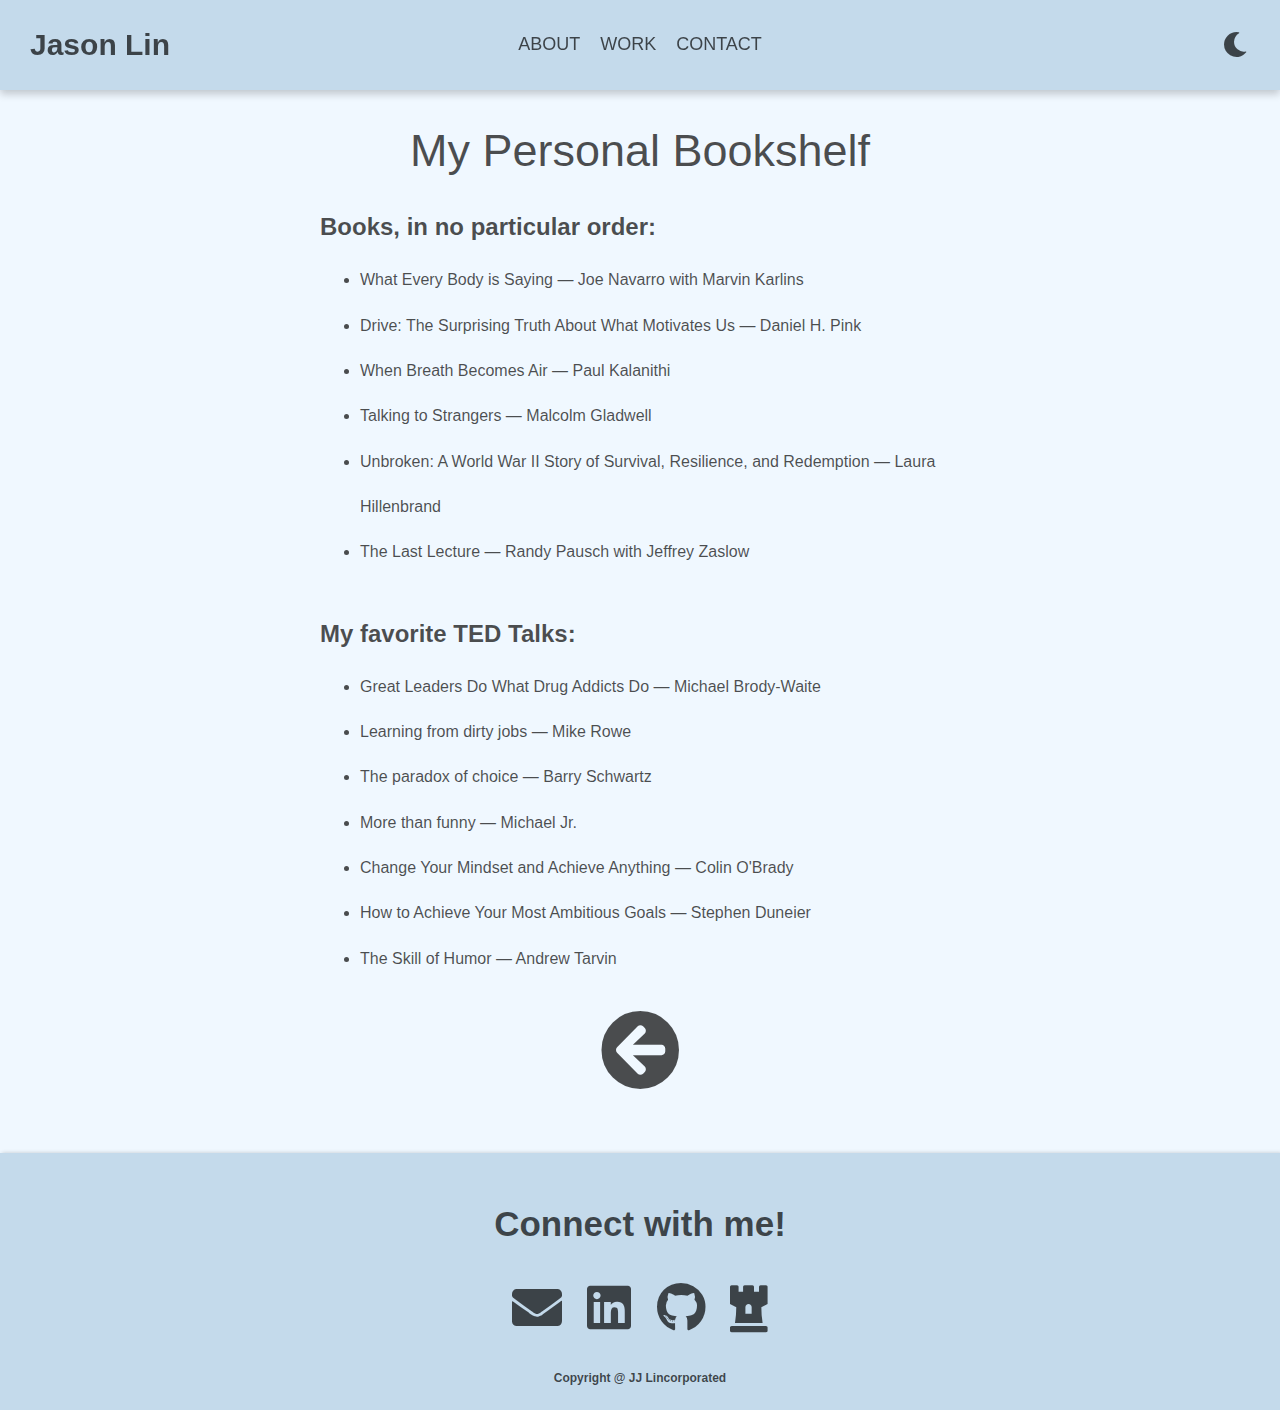
<file: library.html>
<!DOCTYPE html>
<html>
  <head>
    <meta charset="utf-8">
    <meta name="viewport" content="width=device-width, height=device-height, initial-scale=1.0, minimum-scale=1, maximum-scale=1">    
    <title>Jason Lin</title>
    <link href="style.css" rel="stylesheet" type="text/css">
    <link href="fontawesome-free-5.15.1-web\fontawesome-free-5.15.1-web\css\fontawesome.css" rel="stylesheet">
    <link href="fontawesome-free-5.15.1-web\fontawesome-free-5.15.1-web\css\brands.css" rel="stylesheet">
    <link href="fontawesome-free-5.15.1-web\fontawesome-free-5.15.1-web\css\solid.css" rel="stylesheet">
    <link href="favicon0.png" rel="icon">
  </head>
  <body>
    <header>
      <nav>
        <h1 id="branding">
          <a href="index.html">Jason Lin</a>
        </h1>
        <ul class="navbar">
          <li id="navitems"><a href="index.html#aboutmearrow">ABOUT</a></li>
          <li id="navitems"><a href="index.html#otherlinks">WORK</a></li>
          <li id="navitems"><a href="#contact">CONTACT</a></li>
        </ul>
        <button class="theme-toggle"><i id="sunmoon" class="fas fa-moon"></i></button>
      </nav>
    </header>
    <div id="front" class="block">
      <div id="library">
        <h1>My Personal Bookshelf</h1>
        <h2 class="librarysection">Books, in no particular order:</h2>
        <ul id="booklist" class="librarylist">
          <li>What Every Body is Saying &mdash; Joe Navarro with Marvin Karlins</li>
          <li>Drive: The Surprising Truth About What Motivates Us &mdash; Daniel H. Pink</li>
          <li>When Breath Becomes Air &mdash; Paul Kalanithi</li>
          <li>Talking to Strangers &mdash; Malcolm Gladwell</li>
          <li>Unbroken: A World War II Story of Survival, Resilience, and Redemption &mdash; Laura Hillenbrand</li>
          <li>The Last Lecture &mdash; Randy Pausch with Jeffrey Zaslow</li>
        </ul>
        <h2 class="librarysection">My favorite TED Talks:</h2>
        <ul id="tedlist" class="librarylist">
          <li>Great Leaders Do What Drug Addicts Do &mdash; Michael Brody-Waite</li>
          <li>Learning from dirty jobs &mdash; Mike Rowe</li>
          <li>The paradox of choice &mdash; Barry Schwartz</li>
          <li>More than funny &mdash; Michael Jr.</li>
          <li>Change Your Mindset and Achieve Anything &mdash; Colin O'Brady</li>
          <li>How to Achieve Your Most Ambitious Goals &mdash; Stephen Duneier</li>
          <li>The Skill of Humor &mdash; Andrew Tarvin</li>
        </ul>
        <h1><a href="index.html"><i class="fas fa-arrow-circle-left"></i></a></h1>
      </div>
    </div>
    <footer>
      <h1>Connect with me!</h1>
      <ul id="contact" class="footbar">
        <li><a href="mailto:shuhang@umich.edu" target="_blank"><i class="fas fa-envelope"></i></a></li>
        <li><a href="https://linkedin.com/in/jasonlin90125" target="_blank"><i class="fab fa-linkedin"></i></a></li>
        <li><a href="https://github.com/jasonlin90125" target="_blank"><i class="fab fa-github"></i></a></li>
        <li><a href="https://chess.com/member/jasonlin90125" target="_blank"><i class="fas fa-chess-rook"></i></a></li>
      </ul>
      <h3>Copyright @ JJ Lincorporated</h3>
   </footer>
  <script src="script.js"></script>
  </body>
</html>
</file>
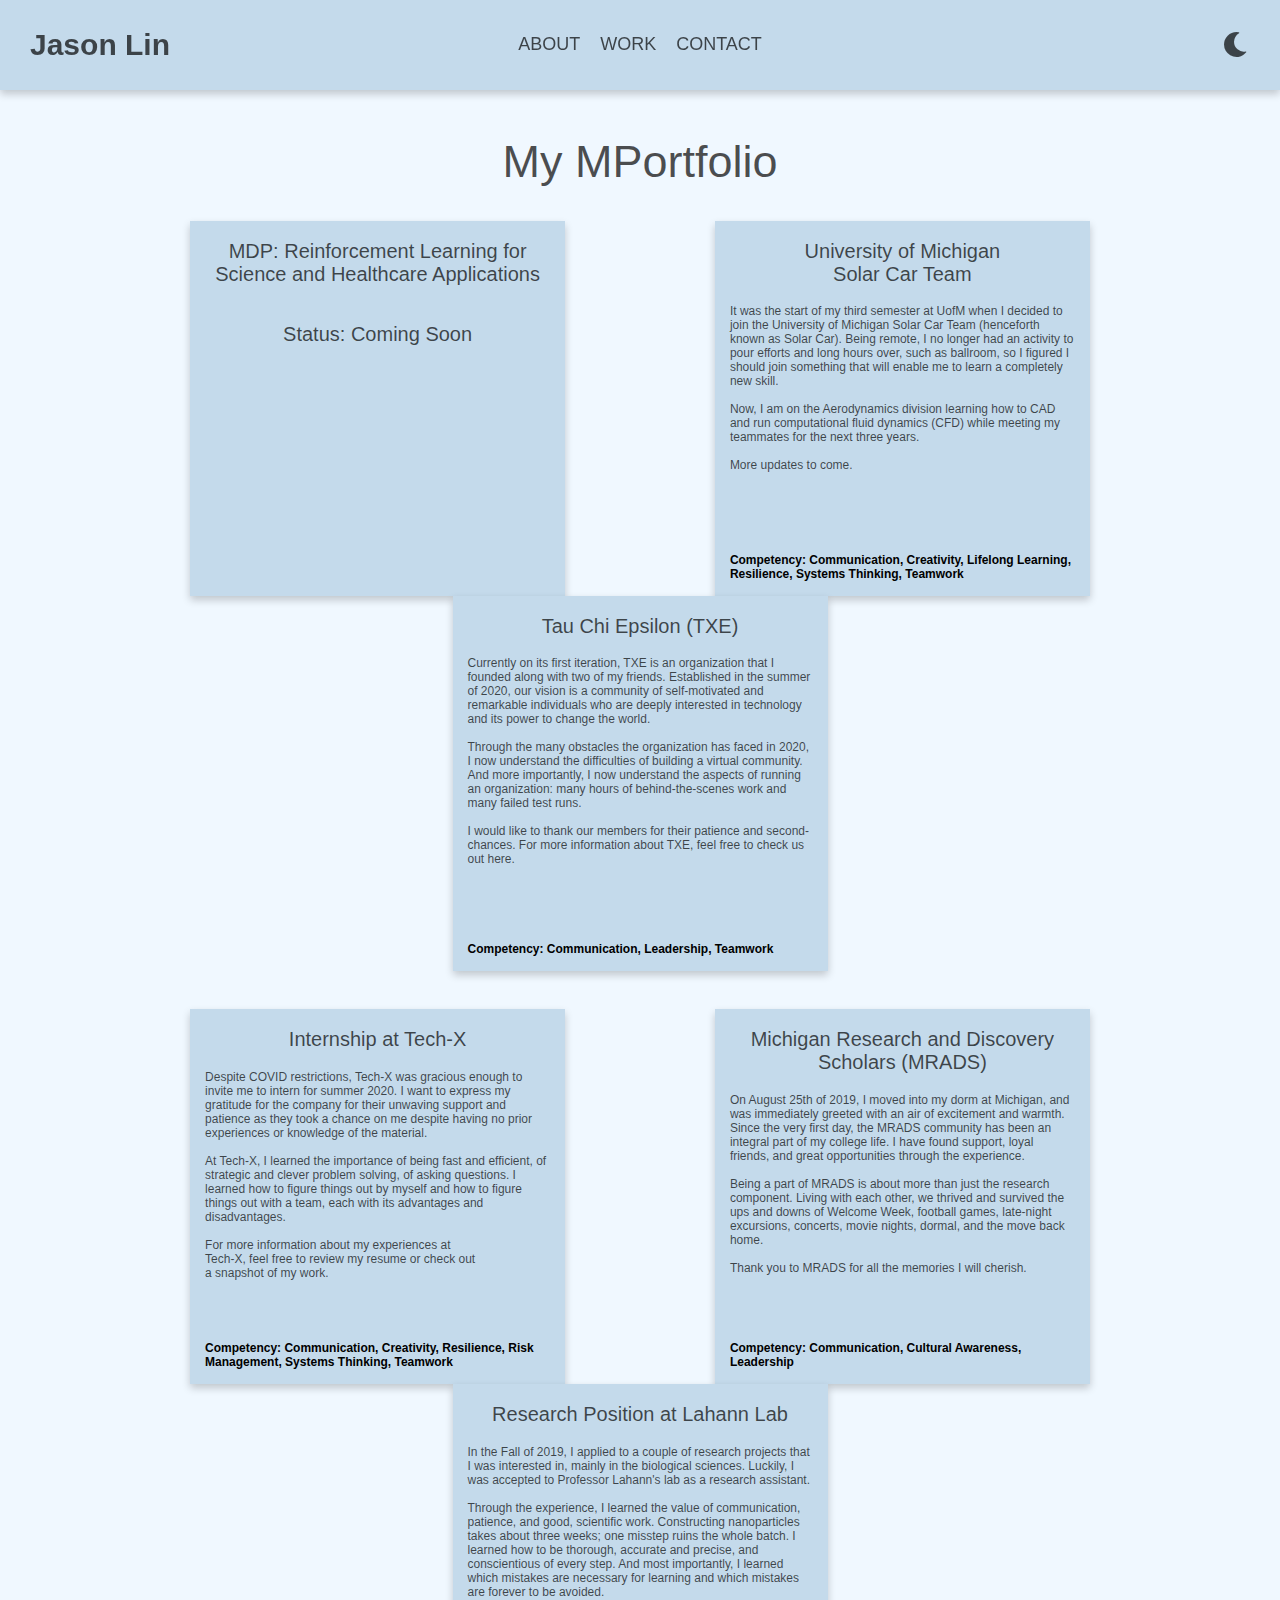
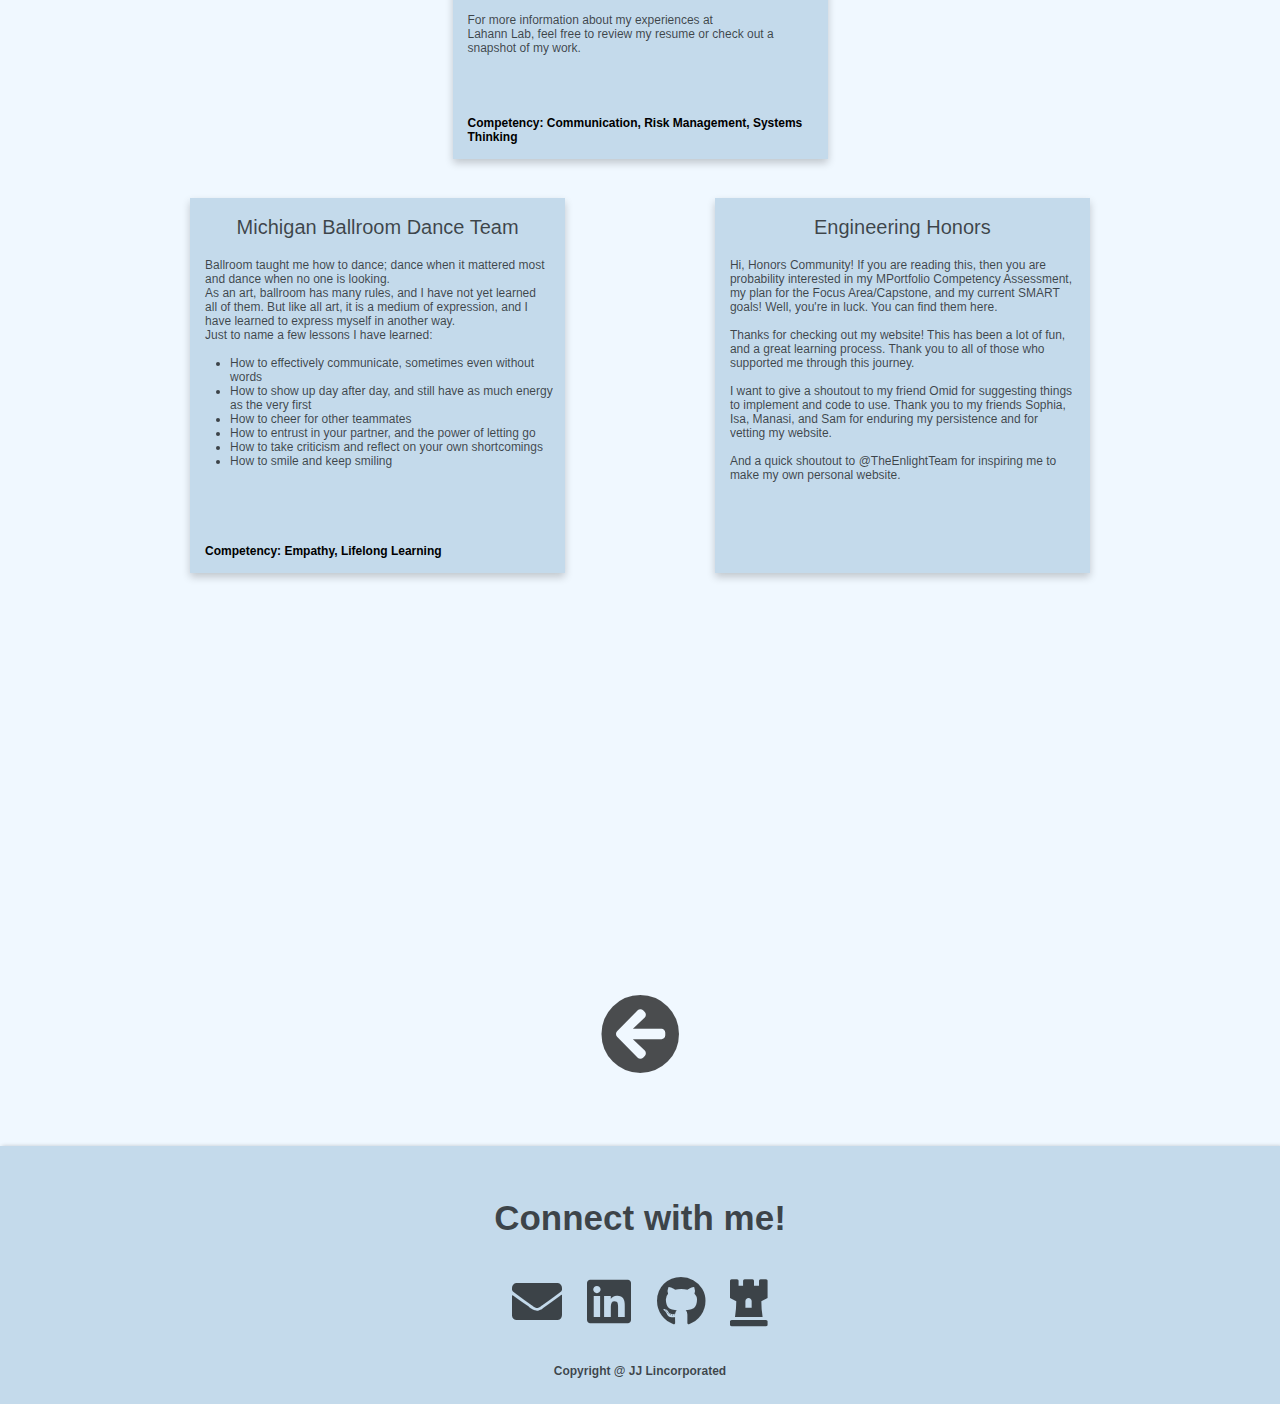
<file: MPortfolio.html>
<!DOCTYPE html>
<html>
  <head>
    <meta charset="utf-8">
    <meta name="viewport" content="width=device-width, height=device-height, initial-scale=1.0, minimum-scale=1, maximum-scale=1">    
    <title>Jason Lin</title>
    <link href="style.css" rel="stylesheet" type="text/css">
    <link href="fontawesome-free-5.15.1-web\fontawesome-free-5.15.1-web\css\fontawesome.css" rel="stylesheet">
    <link href="fontawesome-free-5.15.1-web\fontawesome-free-5.15.1-web\css\brands.css" rel="stylesheet">
    <link href="fontawesome-free-5.15.1-web\fontawesome-free-5.15.1-web\css\solid.css" rel="stylesheet">
    <link href="favicon0.png" rel="icon">
  </head>
  <body>
    <header>
      <nav>
        <h1 id="branding">
          <a href="index.html">Jason Lin</a>
        </h1>
        <ul class="navbar">
          <li id="navitems"><a href="index.html#aboutmearrow">ABOUT</a></li>
          <li id="navitems"><a href="index.html#otherlinks">WORK</a></li>
          <li id="navitems"><a href="#contact">CONTACT</a></li>
        </ul>
        <button class="theme-toggle"><i id="sunmoon" class="fas fa-moon"></i></button>
      </nav>
    </header>
    <div id="front" class="block">
      <div id="MPortfolio">
        <h1>My MPortfolio</h1>
        <div class="rowcards">
          <div class="mportcard">
            <div class="mportcardtext">
              <h1>MDP: Reinforcement Learning for Science and Healthcare Applications</h1>
              <h1>Status: Coming Soon</h1>
            </div>
          </div>
          <div class="mportcard">
            <div class="mportcardtext">
              <h1>University of Michigan<br>Solar Car Team</h1>
              <p>
                It was the start of my third semester at UofM when I decided to join the 
                University of Michigan Solar Car Team (henceforth known as Solar Car).
                Being remote, I no longer had an activity to pour efforts and long hours over,
                such as ballroom, so I figured I should join something that will enable me to 
                learn a completely new skill.<br><br>
                Now, I am on the Aerodynamics division learning how to CAD and run computational
                fluid dynamics (CFD) while meeting my teammates for the next three years.<br><br>
                More updates to come.
              </p>
              <h2 class="competency">
                Competency: Communication, Creativity, Lifelong Learning,
                Resilience, Systems Thinking, Teamwork
              </h2>
            </div>
          </div>
          <div class="mportcard">
            <div class="mportcardtext">
              <h1>Tau Chi Epsilon (TXE)</h1>
              <p>
                Currently on its first iteration, TXE is an organization that I founded along with
                two of my friends. Established in the summer of 2020, our vision is a community
                of self-motivated and remarkable individuals who are deeply interested in technology
                and its power to change the world.<br><br>
                Through the many obstacles the organization has faced in 2020, I now
                understand the difficulties of building a virtual community.
                And more importantly, I now understand the aspects of running an organization: many hours of
                behind-the-scenes work and many failed test runs.<br><br>
                I would like to thank our members for their patience and second-chances.
                For more information about TXE, feel free to check us out <a href="https://tauchiepsilon.org" target="_blank">here</a>.
              </p>
              <h2 class="competency">Competency: Communication, Leadership, Teamwork</h2>
            </div>
          </div>
        </div>
        <div class="rowcards">
          <div class="mportcard">
            <div class="mportcardtext">
              <h1>Internship at Tech-X</h1>
              <p>
                Despite COVID restrictions, Tech-X was gracious enough to invite me to intern for summer 2020.
                I want to express my gratitude for the company for their unwaving support and patience as they took
                a chance on me despite having no prior experiences or knowledge of the material.<br><br>
                At Tech-X, I learned the importance of being fast and efficient, of strategic and clever problem solving,
                of asking questions. I learned how to figure things out by myself and how to figure things out with a team,
                each with its advantages and disadvantages.<br><br>
                For more information about my experiences at<br> Tech-X, feel free to review my <a href="Lin_Jason_Resume.pdf" target="_blank">
                resume</a> or check out <br><a href="index.html#otherlinks">a snapshot of my work</a>.
              </p>
              <h2 class="competency">
                Competency: Communication, Creativity, Resilience, Risk Management, Systems Thinking, Teamwork
              </h2>
            </div>
          </div>
          <div class="mportcard">
            <div class="mportcardtext">
              <h1>Michigan Research and Discovery Scholars (MRADS)</h1>
              <p>
                On August 25th of 2019, I moved into my dorm at Michigan, and was immediately greeted with an air of
                excitement and warmth. Since the very first day, the MRADS community has been an integral
                part of my college life. I have found support, loyal friends, and great
                opportunities through the experience.<br><br>
                Being a part of MRADS is about more than just the research component. Living with each other,
                we thrived and survived the ups and downs of Welcome Week, football games, late-night excursions,
                concerts, movie nights, dormal, and the move back home.<br><br>
                Thank you to MRADS for all the memories I will cherish.
              </p>
              <h2 class="competency">Competency: Communication, Cultural Awareness, Leadership</h2>
            </div>
          </div>
          <div class="mportcard">
            <div class="mportcardtext">
              <h1>Research Position at Lahann Lab</h1>
              <p>
                In the Fall of 2019, I applied to a couple of research projects that I was interested in, mainly
                in the biological sciences. Luckily, I was accepted to Professor Lahann's lab as a research assistant.<br><br>
                Through the experience, I learned the value of communication, patience, and good, scientific work.
                Constructing nanoparticles takes about three weeks; one misstep ruins the whole batch. I learned
                how to be thorough, accurate and precise, and conscientious of every step. And most importantly,
                I learned which mistakes are necessary for learning and which mistakes are forever to be avoided.<br><br>
                For more information about my experiences at<br>Lahann Lab, feel free to review my <a href="Lin_Jason_Resume.pdf" target="_blank">
                resume</a> or check out <a href="index.html#otherlinks">a snapshot of my work</a>.
              </p>
              <h2 class="competency">Competency: Communication, Risk Management, Systems Thinking</h2>
            </div>
          </div>
        </div>
        <div class="rowcards">
          <div class="mportcard">
            <div class="mportcardtext">
              <h1>Michigan Ballroom Dance Team</h1>
              <p>
                Ballroom taught me how to dance; dance when it mattered most
                and dance when no one is looking.<br>
                As an art, ballroom has many rules, and I have not yet learned all of 
                them. But like all art, it is a medium of expression, and 
                I have learned to express myself in another way. <br>
                Just to name a few lessons I have learned:<br><br>
                <ul>
                  <li>How to effectively communicate, sometimes even without words</li>
                  <li>How to show up day after day, and still have as much energy as the very first</li>
                  <li>How to cheer for other teammates</li>
                  <li>How to entrust in your partner, and the power of letting go</li>
                  <li>How to take criticism and reflect on your own shortcomings</li>
                  <li>How to smile and keep smiling</li>
                </ul>
              </p>
              <h2 class="competency">Competency: Empathy, Lifelong Learning</h2>
            </div>
          </div>
          <div class="mportcard">
            <div class="mportcardtext">
              <h1>Engineering Honors</h1>
              <p>
                Hi, Honors Community! If you are reading this,
                then you are probability interested in my MPortfolio
                Competency Assessment, my plan for the Focus Area/Capstone,
                and my current SMART goals! Well, you're in luck. You can find
                them <a href="mportfolio_assessment.pdf" target="_blank">here</a>.
                <br><br>
                Thanks for checking out my website! This has been a lot of fun, and a 
                great learning process. Thank you to all of those who supported me through 
                this journey.
                <br><br>
                I want to give a shoutout to my friend Omid for suggesting 
                things to implement and code to use. Thank you to my friends Sophia, Isa,
                Manasi, and Sam for enduring my persistence and for vetting my website.
                <br><br>
                And a quick shoutout to <a href="https://enlight.nyc/" target="_blank">
                @TheEnlightTeam</a> for inspiring me to make my own personal website.
              </p>
            </div>
          </div>
          <div class="mportcard-blank">
          </div>
        </div>
        <h1><a href="index.html"><i class="fas fa-arrow-circle-left"></i></a></h1>
      </div>
    </div>
    <footer>
      <h1>Connect with me!</h1>
      <ul id="contact" class="footbar">
        <li><a href="mailto:shuhang@umich.edu" target="_blank"><i class="fas fa-envelope"></i></a></li>
        <li><a href="https://linkedin.com/in/jasonlin90125" target="_blank"><i class="fab fa-linkedin"></i></a></li>
        <li><a href="https://github.com/jasonlin90125" target="_blank"><i class="fab fa-github"></i></a></li>
        <li><a href="https://chess.com/member/jasonlin90125" target="_blank"><i class="fas fa-chess-rook"></i></a></li>
      </ul>
      <h3>Copyright @ JJ Lincorporated</h3>
    </footer>
    <script src="script.js"></script>
  </body>
</html>
</file>
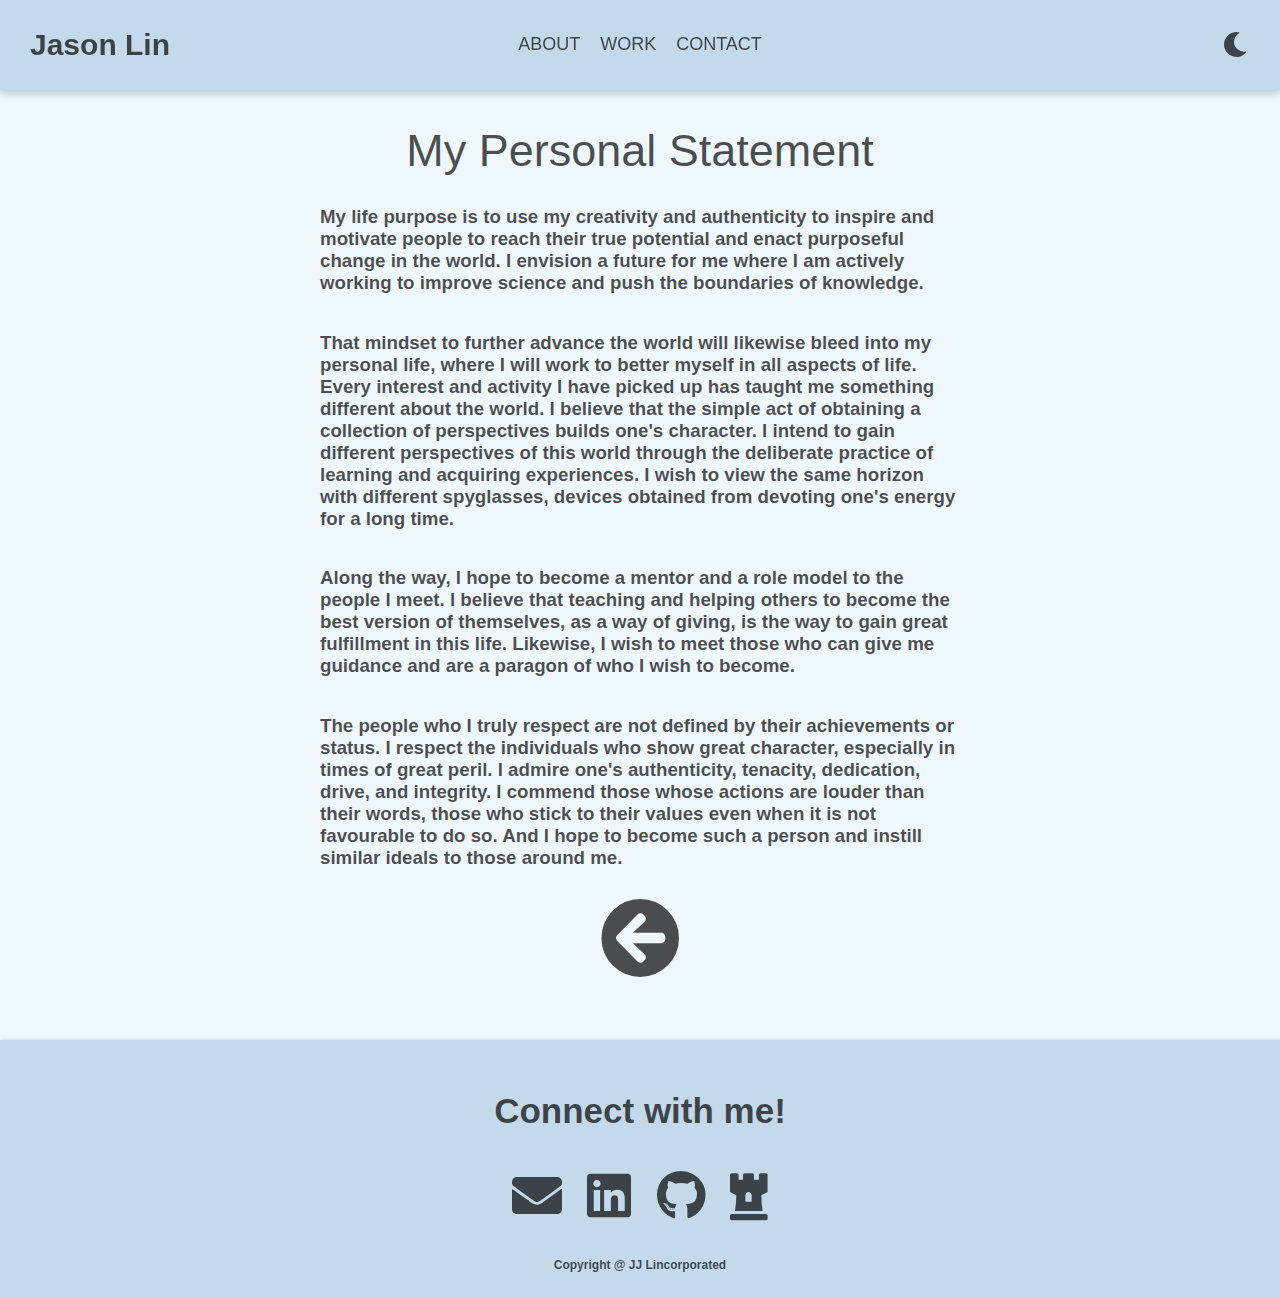
<file: personal_statement.html>
<!DOCTYPE html>
<html>
  <head>
    <meta charset="utf-8">
    <meta name="viewport" content="width=device-width, height=device-height, initial-scale=1.0, minimum-scale=1, maximum-scale=1">    
    <title>Jason Lin</title>
    <link href="style.css" rel="stylesheet" type="text/css">
    <link href="fontawesome-free-5.15.1-web\fontawesome-free-5.15.1-web\css\fontawesome.css" rel="stylesheet">
    <link href="fontawesome-free-5.15.1-web\fontawesome-free-5.15.1-web\css\brands.css" rel="stylesheet">
    <link href="fontawesome-free-5.15.1-web\fontawesome-free-5.15.1-web\css\solid.css" rel="stylesheet">
    <link href="favicon0.png" rel="icon">
  </head>
  <body>
    <header>
      <nav>
        <h1 id="branding">
          <a href="index.html">Jason Lin</a>
        </h1>
        <ul class="navbar">
          <li id="navitems"><a href="index.html#aboutmearrow">ABOUT</a></li>
          <li id="navitems"><a href="index.html#otherlinks">WORK</a></li>
          <li id="navitems"><a href="#contact">CONTACT</a></li>
        </ul>
        <button class="theme-toggle"><i id="sunmoon" class="fas fa-moon"></i></button>
      </nav>
    </header>
    <div id="front" class="block">
      <div id="statement">
        <h1>My Personal Statement</h1>
        <h3>My life purpose is to use my creativity and authenticity to inspire 
            and motivate people to reach their true potential and enact purposeful 
            change in the world. I envision a future for me where I am actively working to 
            improve science and push the boundaries of knowledge. </h3>
        <h3>That mindset to further advance the world will likewise bleed into my 
            personal life, where I will work to better myself in all aspects of life. 
            Every interest and activity I have picked up has taught me something different 
            about the world. I believe that the simple act of obtaining a collection of 
            perspectives builds one's character. I intend to gain different perspectives of 
            this world through the deliberate practice of learning and acquiring experiences. 
            I wish to view the same horizon with different spyglasses, devices obtained from 
            devoting one's energy for a long time.</h3>  
        <h3>Along the way, I hope to become a mentor and a role model to the people I meet. 
            I believe that teaching and helping others to become the best version of themselves, 
            as a way of giving, is the way to gain great fulfillment in this life. Likewise, 
            I wish to meet those who can give me guidance and are a paragon of who I wish to 
            become.</h3>
        <h3>The people who I truly respect are not defined by their achievements or 
            status. I respect the individuals who show great character, especially in times 
            of great peril. I admire one's authenticity, tenacity, dedication, drive, and integrity. 
            I commend those whose actions are louder than their words, those who stick to their 
            values even when it is not favourable to do so. And I hope to become such a 
            person and instill similar ideals to those around me.</h3>
        <h1><a href="index.html"><i class="fas fa-arrow-circle-left"></i></a></h1>
      </div>
    </div>
    <footer>
      <h1>Connect with me!</h1>
      <ul id="contact" class="footbar">
        <li><a href="mailto:shuhang@umich.edu" target="_blank"><i class="fas fa-envelope"></i></a></li>
        <li><a href="https://linkedin.com/in/jasonlin90125" target="_blank"><i class="fab fa-linkedin"></i></a></li>
        <li><a href="https://github.com/jasonlin90125" target="_blank"><i class="fab fa-github"></i></a></li>
        <li><a href="https://chess.com/member/jasonlin90125" target="_blank"><i class="fas fa-chess-rook"></i></a></li>
      </ul>
      <h3>Copyright @ JJ Lincorporated</h3>
   </footer>
  <script src="script.js"></script>
  </body>
</html>
</file>
<file: style.css>
html {
  margin: 0 auto;
  scroll-behavior: smooth;
  overflow-x: hidden;
}

body {
  font-family: Verdana, Geneva, Tahoma, sans-serif;
  display: flex;
  flex-direction: column;
  flex-wrap: wrap;
  overflow-x: hidden;
  background-color: aliceblue;
  color: rgba(0, 0, 0, 0.69420); 
  margin: 0 auto;
  width: 100%;
  padding: 0;
}

/* Header */
header {
  background: rgb(196, 218, 235);
  box-shadow: 0 4px 8px 0 rgba(0,0,0,0.2);
  margin: 0 auto;
  display: flex;
  flex-direction: row;
  justify-content: center;
  align-items: center;
  padding-top: 3.5%;
  padding-bottom: 3.5%;
  width: 100%;
  position: fixed;
  top: 0;
  z-index: 10;
}

#branding {
  display: flex;
  position: absolute;
  left: 0;
  margin-left: 30px;
}

#branding a {
  text-decoration: none;
  font-size: 30px;
  color: inherit;
}

/* Navigation bar */
nav {
  overflow: hidden;
  position: absolute;
  margin: 0 auto;
  width: 100%;
  display: flex;
  justify-content: center;
  align-items: center;
}

.navbar {
  margin: 0 auto;
  padding: 0;
  display: flex;
  justify-content: center;
  align-items: center;
  text-align: center;
  list-style-type: none;
}

#navitems {
  margin: 0 auto;
  padding: 5px 10px;
  text-decoration: none;
  background-color: transparent;
}

#navitems a:link {
  font-size: 18px;
  color: rgba(0, 0, 0, 0.69420); 
  text-decoration: none;
}

#navitems a:visited {
  color: rgba(0, 0, 0, 0.69420);
}

#navitems a:hover, #navitems a:active {
  color: aliceblue;
}

nav button {
  border: none;
  position: absolute;
  right: 0;
  margin-right: 2%;
  text-decoration: none;
  background-color: inherit;
  font-size: inherit;
  color: inherit;
  outline: none;
}

nav button:hover, nav button:active {
  opacity: 0.7;
  color: aliceblue;
}

.fa-moon, .fa-sun {
  font-size: 25px;
}

/* Introduction */
.block {
  background-color: transparent;
  margin: 0 auto;
  height: 100%;
  width: 100%;
  display: inline-flex;
  justify-content: center;
  align-items: center;
}

#intro {
  background-color: transparent;
  margin: 0 auto;
  margin-top: 10%;
  height: 100%;
  width: 100%;
  display: flex;
  flex-direction: column;
  vertical-align: middle;
  justify-content: center;
  align-items: center;
}

/* Profile picture */
#profilepic {
  display: block;
  margin: 0 auto;
  margin-top: 10px;
  margin-bottom: 30px;
  border-radius: 70%;
  background-color: inherit;
  width: 300px;
  box-shadow: 0 4px 8px 0 rgba(0, 0, 0, 0.2), 0 6px 20px 0 rgba(0, 0, 0, 0.19);
}

/* Intro sentences */
#intro h1 {
  margin: 0 auto;
  padding: 0;
  display: flex;
  justify-content: center;
  align-items: center;
  text-align: center;
  font-size: 50px;
  font-weight: normal;
  color: inherit;
}

/* Double down arrows */
#intro h1 a {
  text-decoration: none;
  color: inherit;
}

#intro h1 a:visited {
  color: inherit;
}

#intro h1 a:hover, #intro h1 a:active {
  opacity: 0.7;
}

.fa-angle-double-down {
  margin-top: 20px;
  margin-bottom: 20px;
  font-size: 60px;
  outline: none;
}

.block h1 {
  margin: 0 auto;
  padding-top: 1.6%;
  padding-bottom: 1.6%;
  color: inherit;
}

/* About Me Section */
#aboutme {
  display: inline-block;
  justify-content: left;
  padding-top: 20px;
  padding-bottom: 20px;
  text-align: center;
}

#aboutme h2 {
  margin: 0 auto;
  padding-top: 10px;
  padding-bottom: 10px;
  width: 60%;
  text-align: left;
  line-height: 1.4cm;
  color: inherit;
  font-weight: normal;
}

/* What I am up to */
#agenda {
  margin-bottom: 0px;
}

#agenda ul {
  margin-top: 0px;
  margin-bottom: 0px;
  margin-left: 0px;
  padding-left: 0px;
}

#agenda ul a {
  text-decoration: none;
  color: inherit;
}

#agenda ul a:hover {
  opacity: 0.7;
}

.fa-university {
  margin-left: 0px;
  margin-right: 20px;
  font-size: 30px;
  color: darkslateblue;
}

.fa-car {
  margin-left: 0px;
  margin-right: 20px;
  font-size: 30px;
  color: darkgoldenrod;
}

.fa-briefcase {
  margin-left: 0px;
  margin-right: 20px;
  font-size: 30px;
  color: darkgreen;
}

.fa-music {
  margin-left: 0px;
  margin-right: 20px;
  font-size: 30px;
  color: rgb(87, 83, 83);
}

.fa-book {
  margin-left: 0px;
  margin-right: 20px;
  font-size: 30px;
  color: brown;
}

/* Other links */
#otherlinks {
  margin: 0 auto;
  display: flex;
  flex-direction: row;
  justify-content: center;
  align-items: center;
  width: 40%;
}

#otherlinks h3 {
  margin: 0 auto;
  margin-top: 3%;
  margin-bottom: 3%;
  margin-left: 1%;
  margin-right: 1%;
  padding: 2%;
  border-radius: 10%;
  color: inherit;
  font-weight: normal;
  background-color: rgb(196, 218, 235);
  box-shadow: 0 1px 2px 0 rgba(0,0,0,0.2);
  border-radius: 10%;
}

#otherlinks h3 a {
  text-decoration: none;
  color: inherit;
}

#otherlinks h3 a:hover, #otherlinks h3 a:active {
  opacity: 0.7;
}

/* Work */
#work {
  display: inline-block;
  justify-content: center;
  text-align: center;
  padding-top: 20px;
  padding-bottom: 20px;
}

/* Job Description */
.job {
  margin: 0 auto;
  display: flex;
  justify-content: center;
  align-items: center;
}

.jobcard {
  margin-top: 20px;
  margin-bottom: 0px;
  height: 175px;
  width: 800px;
  background-color: inherit;
  perspective: 1000px;
  z-index: 2;
}

.jobcard-inner {
  display: flex;
  position: relative;
  width: 100%;
  height: 100%;
  text-align: center;
  transition: transform 1.2s;
  transform-style: preserve-3d;
}

.jobcard:hover .jobcard-inner {
  transform: rotateY(180deg);
}

.frontcard {
  position: fixed;
  z-index: 0;
  width: 100%;
  height: 100%;
  -webkit-backface-visibility: hidden; /* Safari */
  backface-visibility: hidden;
  background-color: rgb(196, 218, 235);
  display: flex;
  justify-content: center;
  align-items: center;
  border-radius: 1%;
}

.backcard {
  position: fixed;
  z-index: 0;
  width: 100%;
  height: 100%;
  -webkit-backface-visibility: hidden; /* Safari */
  backface-visibility: hidden;
  background-color: #5d7cb9;
  display: flex;
  justify-content: center;
  align-items: center;
  text-align: center;
  color: rgb(48, 48, 48);
  transform: rotateY(180deg);
  border-radius: 1%;
}

#tech-x_card2019 {
  margin-bottom: 10px;
}

/* Front of the card */
.joblogo {
  margin-left: 5%;
  margin-right: 0px;
  width: 40%;
}

.joblogo img {
  margin: 0 auto;
  width: 100%;
}

#tech-x_logo {
  margin-left: 0px;
  max-width: 50%;
}

#novartis_logo {
  max-width: 70%;
}

.role {
  margin: 0 auto;
  width: 35%;
  display: flex;
  justify-content: center;
  align-items: center;
  text-align: center;
}

.role h2 {
  color: inherit;
  font-size: 25px;
  margin-left: 5%;
  line-height: 1.0cm;
  font-weight: normal;
}

.timeframe {
  margin: 0 auto;
  width: 35%;
  display: flex;
  justify-content: center;
  align-items: center;
  text-align: center;
}

.timeframe h2 {
  color: inherit;
  font-size: 20px;
  margin: 0 auto;
  line-height: 1.2cm;
  width: 100%;
  font-weight: normal;
}

/* Back of the card */
.backcard p {
  font-size: 16px;
  margin: 10%;
  text-align: left;
  color: aliceblue;
}

/* Testimonials */
#testimonials {
  display: flex;
  flex-direction: column;
  justify-content: center;
  text-align: center;
  padding-top: 20px;
  padding-bottom: 0px;
}

#testimonialslides {
  margin: 0 auto;
  margin-top: 20px;
  margin-bottom: 0px;
  display: flex;
  width: 50%;
  height: 360px;
  background-color: rgb(196, 218, 235);
  border-radius: 1%;
}

.w3-content, .w3-display-container {
  margin: 0 auto;
  display: flex;
  justify-content: center;
  align-items: center;
}

.testy {
  margin: 0 auto;
  display: flex;
  justify-content: center;
  align-items: center;
  text-align: left;
}

.testy p {
  margin: 0 auto;
  text-align: center;
  width: 80%;
  color: inherit;
}

/* w3 CSS Stuff for Slides */
.w3-content{margin-left:auto;margin-right:auto;max-width:90%}
.w3-display-container{position:relative}
.w3-display-container:hover .w3-display-hover{display:block}
span.w3-display-hover{display:inline-block}.w3-display-hover{display:none}
.w3-center{text-align:center!important}
.w3-section{margin-top:16px!important;margin-bottom:16px!important}
.w3-large{font-size:18px!important}
.w3-text-black{color:rgba(0, 0, 0, 0.69420)!important}
.w3-display-bottommiddle{position:absolute;left:50%;bottom:0;
  transform:translate(-50%,0%);-ms-transform:translate(-50%,0%)}
.w3-left{float:left!important}.w3-right{float:right!important}
.w3-hover-text-khaki:hover{opacity: 0.7!important}
.w3-badge{background-color:#000;color:rgba(0, 0, 0, 0.69420);display:inline-block;
  padding-left:8px;padding-right:8px;text-align:center;border-radius:50%}
.w3-border{border:1px solid #000!important}
.w3-transparent{background-color:transparent!important}
.w3-black,.w3-hover-black:hover{color:#000!important;background-color:rgba(0, 0, 0, 0.69420)!important}
.w3-left, .w3-right, .w3-badge {
  cursor: pointer;
}
.w3-badge {height:13px;width:13px;padding:0}

/* Footer */
footer {
  background-color: rgb(196, 218, 235);
  box-shadow: 2px 0 4px 0 rgba(0,0,0,0.2);
  margin: 0 auto;
  margin-top: 4%;
  padding-top: 2%;
  padding-bottom: 2%;
  padding-left: 0;
  padding-right: 0;
  width: 100%;
  overflow: hidden;
  box-sizing: border-box;
  display: flex;
  flex-direction: column;
  vertical-align: middle;
  justify-content: center;
}

footer h1 {
  margin: 0 auto;
  text-align: center;
  font-size: 35px;
  font-weight: bold;
  padding: 0;
  padding-top: 2%;
  padding-bottom: 2%;
  color: inherit;
}

footer h3 {
  margin: 0 auto;
  display: flex;
  justify-content: center;
  font-size: 12px;
  padding: 0;
  padding-top: 2%;
  padding-bottom: 0;
  color: inherit;
}

/* Icons */
.footbar {
  margin: 0 auto;
  padding: 0;
  padding-top: 1%;
  padding-bottom: 1%;
  display: flex;
  justify-content: center;
  align-items: center;
  list-style-type: none;
  width: 22%;
}

.footbar li {
  margin: 0 auto;
  display: flex;
  justify-content: center;
  text-decoration: none;
}

.footbar li a:link {
  font-size: 20px;
  color: inherit;
  text-decoration: none;
}

.footbar li a:visited {
  color: inherit;
}

.footbar li a:hover, footer ul li a:active {
  color: aliceblue;
}

.fa-envelope {
  font-size: 50px;
}

.fa-linkedin {
  font-size: 50px;
}

.fa-github {
  font-size: 50px;
}

.fa-chess-rook {
  font-size: 50px;
}

/* Personal Library */
#library {
  background-color: inherit;
  margin-top: 9%;
  height: 100%;
  width: 50%;
  display: flex;
  flex-direction: column;
  justify-content: center;
  align-items: left;
}

#library h1 {
  margin: 0 auto;
  text-align: center;
  font-size: 45px;
  font-weight: normal;
  color: inherit;
}

.librarysection {
  margin-top: 4%;
  margin-bottom: 0;
  font-weight: bold;
  color: inherit;
}

.librarylist {
  margin-bottom: 3%;
  color: inherit;
  line-height: 1.2cm;
}

#library h1 a {
  text-decoration: none;
  color: inherit;
}

#library h1 a:visited {
  color: inherit;
}

#library h1 a:hover, #library h1 a:active {
  opacity: 0.7;
}

.fa-arrow-circle-left {
  font-size: 80px;
}

/* Personal Statement */
#statement {
  background-color: inherit;
  margin-top: 9%;
  height: 100%;
  width: 50%;
  display: flex;
  flex-direction: column;
  justify-content: center;
  align-items: left;
}

#statement h1 {
  margin: 0 auto;
  text-align: center;
  font-size: 45px;
  font-weight: normal;
  color: inherit;
}

#statement h1 a {
  text-decoration: none;
  color: inherit;
}

#statement h1 a:visited {
  color: inherit;
}

#statement h1 a:hover, #statement h1 a:active {
  opacity: 0.7;
}

/* MPortfolio */
#MPortfolio {
  background-color: inherit;
  margin-top: 9%;
  height: 100%;
  width: 100%;
  display: flex;
  flex-direction: column;
  justify-content: center;
  align-items: center;
}

#MPortfolio h1 {
  margin: 0 auto;
  text-align: center;
  font-size: 45px;
  font-weight: normal;
  color: inherit;
}

#MPortfolio h1 a {
  text-decoration: none;
  color: inherit;
}

#MPortfolio h1 a:visited {
  color: inherit;
}

#MPortfolio h1 a:hover, #MPortfolio h1 a:active {
  opacity: 0.7;
}

/* Row */
.rowcards {
  margin: 0 auto;
  margin-top: 1%;
  margin-bottom: 2%;
  width: 82%;
  display: flex;
  flex-flow: row wrap;
  justify-content: center;
  align-items: center;
}

.mportcard {
  margin: 0 auto;
  display: flex;
  flex-direction: column;
  background-color:rgb(196, 218, 235);
  color: inherit;
  height: 375px;
  width: 375px;
  box-shadow: 0 4px 8px 0 rgba(0,0,0,0.2);
  transition: transform 0.4s;
}

.mportcard:hover {
  box-shadow: 0 8px 16px 0 rgba(0,0,0,0.2);
  transform: scale(1.4);
  z-index: 5;
}

.mportcard-blank {
  margin: 0 auto;
  display: flex;
  flex-direction: column;
  background-color: transparent;
  color: none;
  height: 375px;
  width: 375px;
}

.mportcardtext {
  margin: 0 auto;
  display: flex;
  flex-direction: column;
  text-align: center;
  height: 100%;
  width: 100%;
  position: relative;
}

.mportcardtext h1 {
  margin: 0 auto;
  padding-top: 5%;
  padding-bottom: 5%;
  width: 90%;
  font-size: 20px!important;
  font-weight: bold;
  color: inherit;
}

.mportcardtext p {
  margin: 0 auto;
  padding-left: 4%;
  padding-right: 4%;
  font-size: 12px;
  text-align: left;
  color: inherit;
}

.mportcardtext p a {
  color: inherit;
  text-decoration: none;
}

.mportcardtext p a:hover {
  color: aliceblue;
}

.mportcard ul {
  margin: 0 auto;
  font-size: 12px;
  text-align: left;
}

.competency {
  margin: 0 auto;
  margin-right: 4%;
  font-size: 12px;
  position: absolute;
  bottom: 4%;
  left: 4%;
  color: #000;
  text-align: left;
}

/*********************
All the dark mode stuff
*********************/
.dark-mode {
  background-color: #1e2b35;
  color: aliceblue;
}

.dark-mode header {
  background-color:#015a66;
}

.dark-mode #navitems a:link {
  color: aliceblue;
}

.dark-mode #navitems a:visited {
  color: aliceblue;
}

.dark-mode #navitems a:hover, .dark-mode #navitems a:active {
  color: gold;
}

.dark-mode nav button:hover, nav button:active {
  color: gold;
}

.dark-mode #profilepic {
  box-shadow: none;
}

.dark-mode #otherlinks h3 {
  background-color: #015a66;
  box-shadow: none;
}

.dark-mode footer {
  background-color: #015a66;
  box-shadow: none;
}

.dark-mode .frontcard {
  background-color: #015a66;
}

.dark-mode #testimonialslides {
  background-color: #015a66;
}

.dark-mode .footbar li a:hover, .dark-mode footer ul li a:active {
  color: gold;
}

.dark-mode .w3-text-black{color: aliceblue!important}
.dark-mode .w3-badge{background-color:#FFF!important; color: aliceblue!important}
.dark-mode .w3-transparent{background-color: transparent!important}
.dark-mode .w3-border{border:1px solid #FFF!important}
.dark-mode .w3-black, .dark-mode .w3-hover-black:hover{color:#FFF!important;background-color:aliceblue!important}

.dark-mode .mportcard {
  background-color: #015a66;
  border: 0.2px solid #1e2b35;
  box-shadow: none;
}

.dark-mode .mportcardtext p a:hover {
  color: gold;
}

.dark-mode .competency {
  color: aliceblue;
}

/* For users who like dark */
@media (prefers-color-scheme: dark) {
  body {
    background-color: #1e2b35;
    color: aliceblue;
  }
  
  header {
    background-color:#015a66;
  }

  #navitems a:link {
    color: aliceblue;
  }
  
  #navitems a:visited {
    color: aliceblue;
  }
  
  #navitems a:hover, #navitems a:active {
    color: gold;
  }

  nav button:hover, nav button:active {
    color: gold;
  }

  #profilepic {
    box-shadow: none;
  }
  
  #otherlinks h3 {
    background-color: #015a66;
    box-shadow: none;
  }
  
  footer {
    background-color: #015a66;
    box-shadow: none;
  }
  
  .frontcard {
    background-color: #015a66;
  }
  
  #testimonialslides {
    background-color: #015a66;
  }
  
  .footbar li a:hover, footer ul li a:active {
    color: gold;
  }
  
  .w3-text-black{color: aliceblue!important}
  .w3-badge{background-color:#FFF!important; color: aliceblue!important}
  .w3-transparent{background-color: transparent!important}
  .w3-border{border:1px solid #FFF!important}
  .w3-black, .w3-hover-black:hover{color:#FFF!important;background-color:aliceblue!important}

  .mportcard {
    background-color: #015a66;
    border: 0.2px solid #1e2b35;
    box-shadow: none;
  }

  .mportcardtext p a:hover {
    color: gold;
  }

  .competency {
    color: aliceblue;
  }

  /* Light mode for dark users */
  .light-mode {
    background-color: aliceblue;
    color: rgba(0, 0, 0, 0.69420); 
  }

  .light-mode header {
    background: rgb(196, 218, 235);
    box-shadow: 0 4px 8px 0 rgba(0,0,0,0.2);
  }

  .light-mode #navitems a:link {
    color: rgba(0, 0, 0, 0.69420);
  }
  
  .light-mode #navitems a:visited {
    color: rgba(0, 0, 0, 0.69420);
  }
  
  .light-mode #navitems a:hover, .light-mode #navitems a:active {
    color: aliceblue;
  }

  .light-mode nav button:hover, nav button:active {
    color: aliceblue;
  }
  
  .light-mode #profilepic {
    box-shadow: 0 4px 8px 0 rgba(0, 0, 0, 0.2), 0 6px 20px 0 rgba(0, 0, 0, 0.19);
  }

  .light-mode #otherlinks h3 { 
    background-color: rgb(196, 218, 235);
    box-shadow: 0 1px 2px 0 rgba(0,0,0,0.2);
  }
  
  .light-mode footer {
    background-color: rgb(196, 218, 235);
    box-shadow: 2px 0 4px 0 rgba(0, 0, 0, 0.2);
  }
  
  .light-mode .frontcard {
    background-color: rgb(196, 218, 235);
  }
  
  .light-mode #testimonialslides {
    background-color: rgb(196, 218, 235);
  }
  
  .light-mode .footbar li a:hover, .light-mode footer ul li a:active {
    color: aliceblue;
  }
  
  .light-mode .w3-text-black{color: rgba(0, 0, 0, 0.69420)!important}
  .light-mode .w3-badge{background-color:#000!important; color: rgba(0, 0, 0, 0.69420)!important}
  .light-mode .w3-transparent{background-color: transparent!important}
  .light-mode .w3-border{border:1px solid #000!important}
  .light-mode .w3-black, .light-mode .w3-hover-black:hover{color:#000!important;background-color:rgba(0, 0, 0, 0.69420)!important}

  .light-mode .mportcard {
    background-color: rgb(196, 218, 235);
    border: none;
    box-shadow: 0 4px 8px 0 rgba(0,0,0,0.2);
  }

  .light-mode .mportcard:hover {
    box-shadow: 0 8px 16px 0 rgba(0,0,0,0.2);
  }

  .light-mode .mportcardtext p a:hover {
    color: aliceblue;
  }

  .light-mode .competency {
    color: #000;
  }
}

/* Phone compatibility */
@media screen and (max-width: 800px) {
  header {
    padding-top: 35px;
    padding-bottom: 35px;
  }

  #intro {
    margin-top: 20%;
  }

  #branding a {
    font-size: 14px;
  }

  #navitems a:link {
    font-size: 10px;
  }

  .fa-moon, .fa-sun {
    font-size: 16px;
  }

  #profilepic {
    width: 200px;
  }

  #intro h1 {
    font-size: 30px;
  }

  .block h1 {
    font-size: 26px;
  }

  .fa-angle-double-down {
    font-size: 0px;
  }

  #aboutme h2 {
    font-size: 14px;
    line-height: 0.6cm;
    width: 80%;
  }

  .fa-university {font-size: 20px}
  .fa-car {font-size: 20px}
  .fa-briefcase {font-size: 20px}
  .fa-music {font-size: 20px}
  .fa-book {font-size: 20px}

  #otherlinks h3 {
    font-size: 10px;
  }

  .jobcard {
    height: 80px;
    width: 300px;
    max-width: 80%;
  }

  .role h2 {
    font-size: 12px;
    line-height: 1.5em;
  }

  .timeframe h2 {
    font-size: 9px;
    line-height: 1.2em;
  }

  .backcard p {
    font-size: 6px;
  }

  #testimonialslides {
    height: 120px;
    width: 70%;
  }

  .testy p {
    font-size: 8px;
  }

  footer h1 {
    font-size: 25px;
  }

  .footbar {
    width: 50%;
  }

  .footbar a:link {
    font-size: 10px;
  }

  .fa-envelope {font-size: 30px}
  .fa-linkedin {font-size: 30px}
  .fa-github {font-size: 30px}
  .fa-chess-rook {font-size: 30px}

  /* Library */
  #library {
    width: 80%;
    margin-top: 20%;
  }

  #library h1 {
    margin-top: 5%;
    font-size: 25px;
  }

  .librarysection {
    font-size: 18px;
  }

  .librarylist li {
    font-size: 10px;
    line-height: 2em;
  }

  .fa-arrow-circle-left {
    font-size: 40px;
  }

  /* MPortfolio */
  #MPortfolio {
    margin-top: 20%;
  }

  #MPortfolio h1 {
    font-size: 25px;
  }

  .rowcards {
    display: block;
  }

  .mportcard {
    margin: 0 auto;
    margin-top: 2%;
    margin-bottom: 2%;
  }

  .mportcard:hover {
    transform: scale(1.0);
  }
}
</file>
